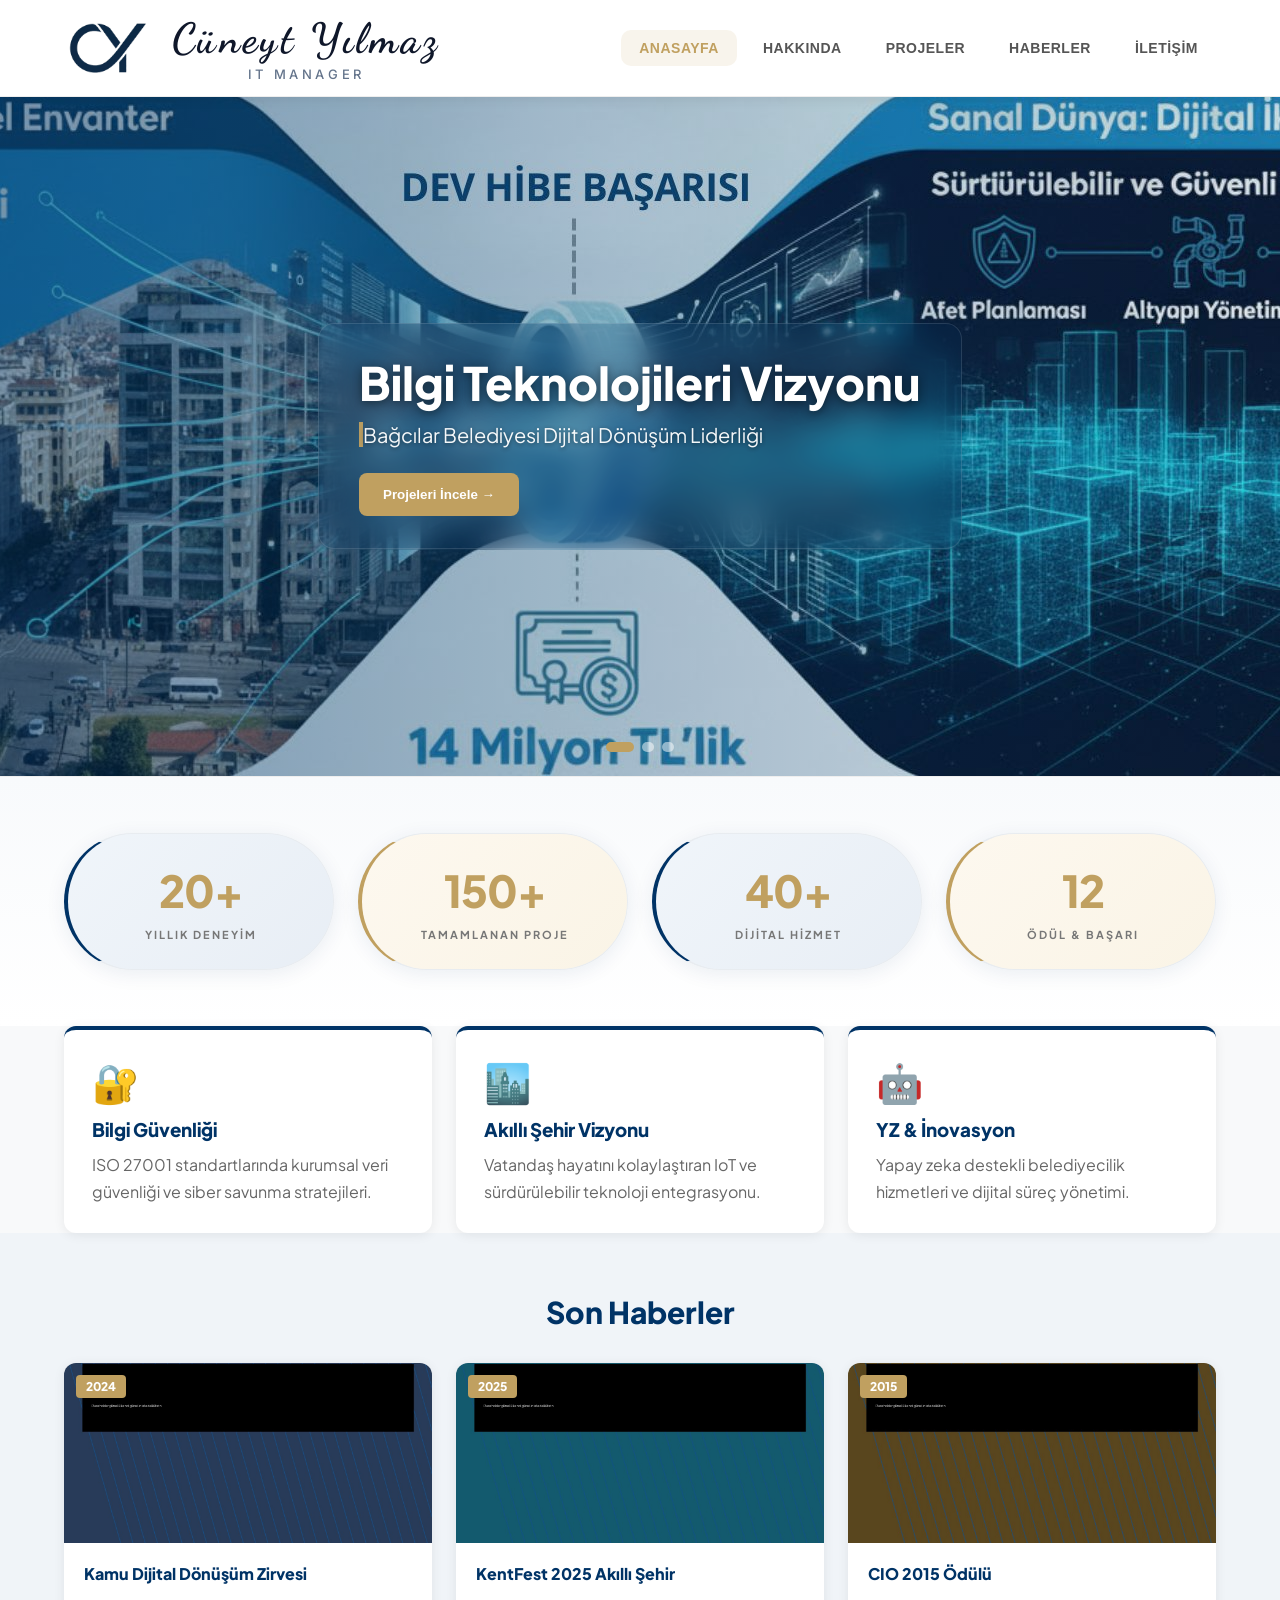
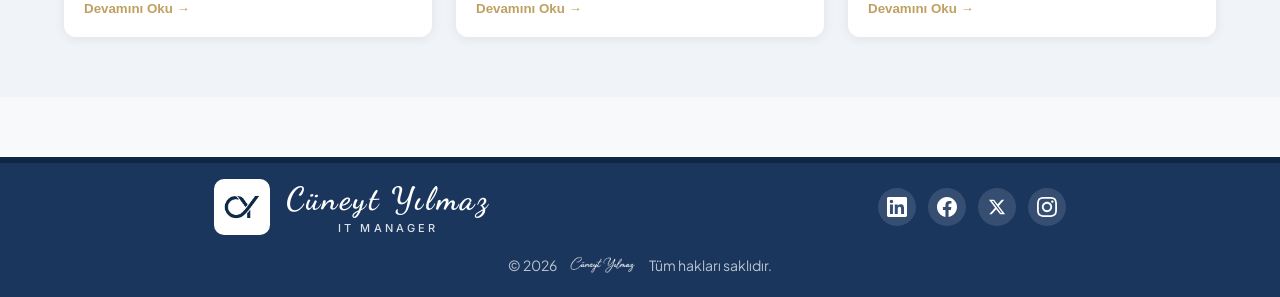
<file: index.html>
<!doctype html>
<html lang="tr">
<head>
  <meta charset="utf-8" />
  <meta name="viewport" content="width=device-width, initial-scale=1" />
  <title>Cüneyt YILMAZ | Kurumsal Site</title>
  <link rel="preconnect" href="https://fonts.googleapis.com" />
  <link rel="preconnect" href="https://fonts.gstatic.com" crossorigin />
  <link href="https://fonts.googleapis.com/css2?family=Plus+Jakarta+Sans:wght@400;500;600;700;800&family=Outfit:wght@500;600;700&family=Dancing+Script:wght@700&family=Inter:wght@500&display=swap" rel="stylesheet" />
  <link rel="stylesheet" href="assets/css/styles.css" />
</head>
<body>
  <header class="nav">
    <div class="container nav__inner">
      <a class="brand" href="#" data-nav="home" aria-label="Anasayfa">
        <img class="brand__logo" src="assets/img/logo3.png" alt="" />
        <div class="header-container">
          <h1 class="name-title">Cüneyt Yılmaz</h1>
          <p class="job-title">IT MANAGER</p>
        </div>
      </a>

      <nav class="menu" aria-label="Site menüsü">
        <button class="menu__toggle" type="button" aria-label="Menüyü aç/kapat">Menü</button>
        <div class="menu__items">
          <button class="menu__item is-active" data-nav="home">Anasayfa</button>
          <button class="menu__item" data-nav="about">Hakkında</button>
          <button class="menu__item" data-nav="projects">Projeler</button>
          <button class="menu__item" data-nav="news">Haberler</button>
          <button class="menu__item" data-nav="contact">İletişim</button>
        </div>
      </nav>
    </div>
  </header>

  <main>
    <!-- HOME -->
    <section id="home" class="page is-visible">
      <section class="hero" aria-label="Kurumsal banner">
        <div class="hero__slider" id="slider">
          <div class="hero__slide is-active" style="background-image:url('assets/img/slide-1.jpg');">
            <div class="hero__overlay"></div>
            <div class="hero__content-wrap">
            <div class="hero__content container">
              <h1 class="hero__title">Bilgi Teknolojileri Vizyonu</h1>
              <p class="hero__subtitle">Bağcılar Belediyesi Dijital Dönüşüm Liderliği</p>
              <div class="hero__actions">
                <button class="btn btn--gold" data-nav="projects">Projeleri İncele →</button>
              </div>
            </div>
            </div>
          </div>
          <div class="hero__slide" style="background-image:url('assets/img/slide-2.jpg');">
            <div class="hero__overlay"></div>
            <div class="hero__content-wrap">
            <div class="hero__content container">
              <h1 class="hero__title">Akıllı Şehir Çözümleri</h1>
              <p class="hero__subtitle">Geleceğin Şehirlerini Teknoloji ile İnşa Ediyoruz</p>
              <div class="hero__actions">
                <button class="btn btn--gold" data-nav="projects">Projeleri İncele →</button>
              </div>
            </div>
            </div>
          </div>
          <div class="hero__slide" style="background-image:url('assets/img/slide-3.jpg');">
            <div class="hero__overlay"></div>
            <div class="hero__content-wrap">
            <div class="hero__content container">
              <h1 class="hero__title">Siber Güvenlik ve Altyapı</h1>
              <p class="hero__subtitle">Kesintisiz ve Güvenli Belediye Hizmetleri</p>
              <div class="hero__actions">
                <button class="btn btn--gold" data-nav="projects">Projeleri İncele →</button>
              </div>
            </div>
            </div>
          </div>
        </div>
        <div class="hero__dots" aria-label="Slider kontrol">
          <button class="dot is-active" data-slide="0" aria-label="1. slayt"></button>
          <button class="dot" data-slide="1" aria-label="2. slayt"></button>
          <button class="dot" data-slide="2" aria-label="3. slayt"></button>
        </div>
      </section>

      <section class="stats" aria-label="Özet istatistikler">
        <div class="container stats__grid">
          <div class="stat-card stat-card--navy">
            <div class="stat-card__value">20+</div>
            <div class="stat-card__label">Yıllık Deneyim</div>
          </div>
          <div class="stat-card stat-card--gold">
            <div class="stat-card__value">150+</div>
            <div class="stat-card__label">Tamamlanan Proje</div>
          </div>
          <div class="stat-card stat-card--navy">
            <div class="stat-card__value">40+</div>
            <div class="stat-card__label">Dijital Hizmet</div>
          </div>
          <div class="stat-card stat-card--gold">
            <div class="stat-card__value">12</div>
            <div class="stat-card__label">Ödül & Başarı</div>
          </div>
        </div>
      </section>

      <section class="features" aria-label="Uzmanlık alanları">
        <div class="container">
          <div class="grid-3">
            <article class="card card--topline">
              <div class="card__icon">🔐</div>
              <h3 class="card__title">Bilgi Güvenliği</h3>
              <p class="card__text">ISO 27001 standartlarında kurumsal veri güvenliği ve siber savunma stratejileri.</p>
            </article>
            <article class="card card--topline">
              <div class="card__icon">🏙️</div>
              <h3 class="card__title">Akıllı Şehir Vizyonu</h3>
              <p class="card__text">Vatandaş hayatını kolaylaştıran IoT ve sürdürülebilir teknoloji entegrasyonu.</p>
            </article>
            <article class="card card--topline">
              <div class="card__icon">🤖</div>
              <h3 class="card__title">YZ & İnovasyon</h3>
              <p class="card__text">Yapay zeka destekli belediyecilik hizmetleri ve dijital süreç yönetimi.</p>
            </article>
          </div>
        </div>
      </section>

      <section class="latest" aria-label="Son haberler">
        <div class="container">
          <div class="section__head center">
            <h2 class="section__title">Son Haberler</h2>
          </div>
          <div class="grid-3">
            <article class="news">
              <div class="news__thumb" style="background-image:url('assets/img/news-1.jpg');">
                <span class="badge">2024</span>
              </div>
              <div class="news__body">
                <h3 class="news__title">Kamu Dijital Dönüşüm Zirvesi</h3>
                <button class="link" data-nav="news">Devamını Oku →</button>
              </div>
            </article>
            <article class="news">
              <div class="news__thumb" style="background-image:url('assets/img/news-2.jpg');">
                <span class="badge">2025</span>
              </div>
              <div class="news__body">
                <h3 class="news__title">KentFest 2025 Akıllı Şehir</h3>
                <button class="link" data-nav="news">Devamını Oku →</button>
              </div>
            </article>
            <article class="news">
              <div class="news__thumb" style="background-image:url('assets/img/news-3.jpg');">
                <span class="badge">2015</span>
              </div>
              <div class="news__body">
                <h3 class="news__title">CIO 2015 Ödülü</h3>
                <button class="link" data-nav="news">Devamını Oku →</button>
              </div>
            </article>
          </div>
        </div>
      </section>
    </section>

    <!-- ABOUT -->
    <section id="about" class="page about-page">
      <div class="about-hero">
        <div class="container">
          <h2 class="about-hero__title">Özgeçmiş</h2>
          <p class="about-hero__subtitle">Dijital dönüşüm ve akıllı şehirler alanında öncü lider</p>
        </div>
      </div>
      <div class="container page__pad">
        <div class="about">
          <aside class="about__side">
            <div class="about__photo-wrap">
              <img class="about__photo" src="assets/img/profile.jpeg" alt="Cüneyt YILMAZ" />
              <div class="about__photo-frame"></div>
            </div>
            <div class="about__badges">
              <div class="about__badge about__badge--navy">
                <span class="about__badge-label">Görev</span>
                <span class="about__badge-value">Bilgi İşlem Müdürü</span>
              </div>
              <div class="about__badge about__badge--gold">
                <span class="about__badge-label">Kurum</span>
                <span class="about__badge-value">Bağcılar Belediyesi</span>
              </div>
            </div>
          </aside>
          <article class="about__main">
            <div class="cv__profile-card">
              <h3 class="cv__section-label"><span class="cv__section-dot"></span>Kişisel Bilgiler &amp; Profil</h3>
              <p>1977 yılında Ankara'da doğmuştur. Kamu sektöründe dijital dönüşüm, yapay zekâ uygulamaları ve akıllı şehirler alanında uzmanlaşmış; yerel yönetimlerde kurumsal bilişim altyapıları, veri merkezi yönetimi, iş sürekliliği ve bilgi güvenliği alanlarında öncü çalışmalara liderlik etmektedir.</p>
              <p>Cüneyt Yılmaz, İstanbul Bağcılar Belediyesi'nde Bilgi İşlem Müdürü olarak görev yapmaktadır. Gerçekleştirdiği çalışmalar sayesinde yüksek kapasiteli veri merkezi altyapısı, iş sürekliliği sistemleri ve Güvenlik Operasyon Merkezi (SOC) ile belediyenin dijital hizmetlerinin 7/24 kesintisiz sunulmasını sağlamaktadır.</p>
              <p>"Dijital Vatandaşlık", "BAGBİ Chatbot", "Akıllı Başvuru Yönetimi" ve "Dijital Şehir İkizi" gibi projelerle birçok ulusal ve uluslararası platformda örnek gösterilmiştir. Türkiye Belediyeler Birliği Kent Teknolojileri Masası'nda eğitmenlik yapan Yılmaz, ayrıca Türk Standartları Enstitüsü (TSE) bünyesindeki MTC194 (Arşivler / Belge Yönetimi) ve MTC193 (Blokzincir Teknolojileri) ayna komitelerinde üye olarak görev almakta; kamu odaklı standart geliştirme süreçlerine katkı sunmaktadır.</p>
            </div>

            <div class="cv__block">
              <h3 class="cv__section-label"><span class="cv__section-icon">🎓</span>Eğitim Bilgileri</h3>
              <div class="cv__edu-grid">
                <div class="cv__edu-card">
                  <span class="cv__edu-year">2014</span>
                  <div class="cv__edu-school">Anadolu Üniversitesi</div>
                  <div class="cv__edu-dep">İktisat Fakültesi – Kamu Yönetimi</div>
                </div>
                <div class="cv__edu-card">
                  <span class="cv__edu-year">2001</span>
                  <div class="cv__edu-school">Bülent Ecevit Üniversitesi</div>
                  <div class="cv__edu-dep">Mühendislik Fakültesi – Maden Mühendisliği</div>
                </div>
              </div>
            </div>

            <div class="cv__block">
              <h3 class="cv__section-label"><span class="cv__section-icon">💼</span>Mesleki Deneyim</h3>
              <div class="cv__timeline">
                <div class="cv__timeline-item">
                  <div class="cv__timeline-dot"></div>
                  <div class="cv__timeline-content">
                    <div class="cv__timeline-header">
                      <span class="cv__timeline-title">Bilgi İşlem Müdürü</span>
                      <span class="cv__timeline-badge">Ocak 2014 – Günümüz</span>
                    </div>
                    <div class="cv__timeline-org">Bağcılar Belediyesi</div>
                    <ul class="cv__timeline-list">
                      <li>WebMIS Projesi yöneticiliği – web tabanlı ve süreç odaklı Yönetim Bilgi Sistemleri</li>
                      <li>EBYS entegre, iş zekâsı bileşenli yeni nesil YBS hayata geçirilmesi</li>
                      <li>Veri merkezi, iş sürekliliği ve SOC ile 7/24 kesintisiz dijital hizmet liderliği</li>
                      <li>IDG ve Dünya Gazetesi CIO 2015 Ödülü</li>
                    </ul>
                  </div>
                </div>
                <div class="cv__timeline-item">
                  <div class="cv__timeline-dot"></div>
                  <div class="cv__timeline-content">
                    <div class="cv__timeline-header">
                      <span class="cv__timeline-title">Mühendis / Proje Yöneticisi</span>
                      <span class="cv__timeline-badge">2005 – 2014</span>
                    </div>
                    <div class="cv__timeline-org">Bağcılar Belediyesi</div>
                    <ul class="cv__timeline-list">
                      <li>İSMEP Projesi kapsamında (2007–2011) proje yöneticiliği – İPKB</li>
                      <li>e‑Dönüşüm: kurumsal süreç dijitalleştirme ve dijital arşiv projeleri</li>
                    </ul>
                  </div>
                </div>
              </div>
            </div>

            <div class="cv__block cv__block--accent">
              <h3 class="cv__section-label cv__section-label--light"><span class="cv__section-icon">⭐</span>Öne Çıkan Projeler</h3>
              <ul class="cv__project-list">
                <li class="cv__project-item">
                  <span class="cv__project-name">Dijital Vatandaşlık Projesi</span>
                  <span class="cv__project-desc">Vatandaşların dijital kimlik ve e-devlet hizmetlerine erişimini kolaylaştıran uygulama.</span>
                </li>
                <li class="cv__project-item">
                  <span class="cv__project-name">BAGBİ – Yapay Zekâ Destekli Chatbot</span>
                  <span class="cv__project-desc">7/24 vatandaş sorularına cevap veren yapay zeka destekli belediye hizmet asistanı.</span>
                </li>
                <li class="cv__project-item">
                  <span class="cv__project-name">Yapay Zekâ Destekli Akıllı Başvuru Yönetimi Sistemi</span>
                  <span class="cv__project-desc">Başvuruların otomatik yönlendirilmesi ve takibini sağlayan YZ tabanlı sistem.</span>
                </li>
                <li class="cv__project-item">
                  <span class="cv__project-name">Bağcılar'da Güvenli İnternet Bağlantısı – 3B Projesi</span>
                  <span class="cv__project-desc">İlçe genelinde güvenli ve kesintisiz internet altyapısı.</span>
                </li>
                <li class="cv__project-item">
                  <span class="cv__project-name">Dijital Şehir İkizi: Sürdürülebilir Şehir Yönetimi</span>
                  <span class="cv__project-desc">Şehir verilerinin sanal ortamda modellenmesi ile akıllı karar destek sistemi.</span>
                </li>
              </ul>
              <p class="cv__note">Bu projeler, ulusal ve uluslararası platformlarda iyi uygulama örneği olarak gösterilmiştir.</p>
            </div>

            <div class="cv__block cv__block--awards">
              <h3 class="cv__section-label cv__section-label--light"><span class="cv__section-icon">🏆</span>Ödüller &amp; Başarılar</h3>
              <ul class="cv__award-list">
                <li class="cv__award-item">
                  <span class="cv__award-name">CIO 2015 Ödülü – IDG &amp; Dünya Gazetesi</span>
                  <span class="cv__award-desc">Kurumsal BT yönetimi ve dijital dönüşüm projelerindeki başarıları nedeniyle verilen prestijli ödül.</span>
                </li>
                <li class="cv__award-item">
                  <span class="cv__award-name">IDC Türkiye CIO Ödülleri</span>
                  <span class="cv__award-desc">Bilişim alanında stratejik liderlik ve yenilikçi projeler için uluslararası IDC tarafından verilen ödül.</span>
                </li>
                <li class="cv__award-item">
                  <span class="cv__award-name">Stevie MENA Awards</span>
                  <span class="cv__award-desc">Orta Doğu ve Kuzey Afrika bölgesinde iş dünyası mükemmelliğini ödüllendiren uluslararası platform.</span>
                </li>
                <li class="cv__award-item">
                  <span class="cv__award-name">Türkiye Bilişim Ödülleri</span>
                  <span class="cv__award-desc">Türkiye'de bilişim sektöründe öne çıkan proje ve kişilerin değerlendirildiği ödül programı.</span>
                </li>
                <li class="cv__award-item">
                  <span class="cv__award-name">Türkiye Bilişim Derneği Ödülleri</span>
                  <span class="cv__award-desc">TBD tarafından bilişim alanında katkı sağlayan kurum ve bireylere verilen ödül.</span>
                </li>
                <li class="cv__award-item">
                  <span class="cv__award-name">Future of AI &amp; Cloud</span>
                  <span class="cv__award-desc">Yapay zeka ve bulut teknolojilerindeki yenilikçi uygulamaların ödüllendirildiği platform.</span>
                </li>
                <li class="cv__award-item">
                  <span class="cv__award-name">Kamuda Bilişimle Dönüşüm Ödülleri</span>
                  <span class="cv__award-desc">Kamu kurumlarında dijital dönüşüm ve bilişim projelerindeki başarıları ödüllendiren program.</span>
                </li>
              </ul>
            </div>

            <div class="cv__block">
              <h3 class="cv__section-label"><span class="cv__section-icon">📚</span>Akademik &amp; Mesleki Katkılar</h3>
              <div class="cv__academic-grid">
                <div class="cv__academic-card">
                  <div class="cv__academic-icon">📖</div>
                  <h4 class="cv__academic-title">Kamuda Yapay Zekâ Uygulamaları Rehberi</h4>
                  <p class="cv__academic-text">Yerel Yönetimler ve Vaka Çalışması: BAGBİ Yapay Zekâ Destekli Chatbot başlıklarında katkı sağlamıştır.</p>
                </div>
                <div class="cv__academic-card">
                  <div class="cv__academic-icon">🌐</div>
                  <h4 class="cv__academic-title">Uluslararası Yayın</h4>
                  <p class="cv__academic-text"><em>Stakeholder Participation in Disaster Risk Management: The Case of Provincial Disaster Risk Reduction Plan (IRAP) of Istanbul</em>, International Journal of Disaster Risk Reduction, Mayıs 2025, DOI: 10.1016/j.ijdrr.2025.105570</p>
                </div>
              </div>
            </div>
          </article>
        </div>
      </div>
    </section>

    <!-- PROJECTS -->
    <section id="projects" class="page">
      <div class="container page__pad">
        <div class="section__head center">
          <h2 class="section__title">Stratejik Projeler</h2>
          <p class="section__desc">Bağcılar Belediyesi bünyesinde hayata geçirilen dijital dönüşüm ve altyapı çalışmaları.</p>
        </div>
        <div class="grid-3">
          <article class="card card--topline"><div class="card__icon">👤</div><h3 class="card__title">Dijital Vatandaşlık Projesi</h3><p class="card__text">Ulusal ve uluslararası platformlarda örnek gösterilen dijital vatandaşlık uygulaması.</p></article>
          <article class="card card--topline"><div class="card__icon">🤖</div><h3 class="card__title">BAGBİ – Yapay Zekâ Destekli Chatbot</h3><p class="card__text">Vatandaş odaklı yapay zeka destekli belediye hizmet asistanı.</p></article>
          <article class="card card--topline"><div class="card__icon">📋</div><h3 class="card__title">Yapay Zekâ Destekli Akıllı Başvuru Yönetimi</h3><p class="card__text">YZ destekli akıllı başvuru yönetim sistemi.</p></article>
          <article class="card card--topline"><div class="card__icon">🔒</div><h3 class="card__title">Bağcılar'da Güvenli İnternet – 3B Projesi</h3><p class="card__text">Güvenli internet bağlantısı altyapısı.</p></article>
          <article class="card card--topline"><div class="card__icon">🏙️</div><h3 class="card__title">Dijital Şehir İkizi</h3><p class="card__text">Sürdürülebilir şehir yönetimi için dijital şehir ikizi projesi.</p></article>
          <article class="card card--topline"><div class="card__icon">🖥️</div><h3 class="card__title">Kurumsal Veri Merkezi &amp; SOC</h3><p class="card__text">Yüksek kapasiteli veri merkezi altyapısı ve Güvenlik Operasyon Merkezi ile 7/24 kesintisiz hizmet.</p></article>
        </div>
      </div>
    </section>

    <!-- NEWS -->
    <section id="news" class="page">
      <div class="container page__pad">
        <div class="section__head center">
          <h2 class="section__title">Haberler & Etkinlikler</h2>
          <p class="section__desc">Seçilmiş etkinlikler ve duyurular.</p>
        </div>
        <div class="grid-3">
          <article class="news news--big">
            <div class="news__thumb" style="background-image:url('assets/img/news-1.jpg');"><span class="badge">2024</span></div>
            <div class="news__body"><h3 class="news__title">Kamu Dijital Dönüşüm Zirvesi</h3><p class="news__text">Kamu kurumlarında dijitalleşme, veri yönetimi ve güvenlik başlıklarında güncel yaklaşımlar.</p></div>
          </article>
          <article class="news news--big">
            <div class="news__thumb" style="background-image:url('assets/img/news-2.jpg');"><span class="badge">2025</span></div>
            <div class="news__body"><h3 class="news__title">KentFest 2025 Akıllı Şehir</h3><p class="news__text">Akıllı şehir uygulamaları, şehir içi hizmetlerde teknoloji kullanımı ve sürdürülebilirlik.</p></div>
          </article>
          <article class="news news--big">
            <div class="news__thumb" style="background-image:url('assets/img/news-3.jpg');"><span class="badge">2015</span></div>
            <div class="news__body"><h3 class="news__title">CIO 2015 Ödülü</h3><p class="news__text">Kurumsal BT yönetimi ve dönüşüm projeleri kapsamında elde edilen başarıların yansıması.</p></div>
          </article>
        </div>
      </div>
    </section>

    <!-- CONTACT -->
    <section id="contact" class="page">
      <div class="container page__pad">
        <div class="section__head center contact__head">
          <h2 class="section__title">İletişime Geçin</h2>
          <p class="section__desc">Sorularınız için bize ulaşın</p>
        </div>
        <div class="contact contact--row">
          <div class="contact__left">
            <div class="contact__item">
              <span class="ci">📍</span>
              <span>Güneşli Mah. Mahmutbey Cad. No: 97<br/>Bağcılar/İSTANBUL</span>
            </div>
            <div class="contact__item">
              <span class="ci">✉️</span>
              <a href="mailto:cuneyt.yilmaz@bagcilar.bel.tr" class="contact__link">cuneyt.yilmaz@bagcilar.bel.tr</a>
            </div>
            <div class="contact__item">
              <span class="ci">📞</span>
              <a href="tel:4440092" class="contact__link">444 00 92</a>
            </div>
            <div class="contact__social" aria-label="Sosyal medya">
              <a class="contact__social-btn" href="https://www.linkedin.com/in/cnytyilmaz/" aria-label="LinkedIn" target="_blank" rel="noopener"><svg width="20" height="20" viewBox="0 0 24 24" fill="currentColor"><path d="M20.447 20.452h-3.554v-5.569c0-1.328-.027-3.037-1.852-3.037-1.853 0-2.136 1.445-2.136 2.939v5.667H9.351V9h3.414v1.561h.046c.477-.9 1.637-1.85 3.37-1.85 3.601 0 4.267 2.37 4.267 5.455v6.286zM5.337 7.433c-1.144 0-2.063-.926-2.063-2.065 0-1.138.92-2.063 2.063-2.063 1.14 0 2.064.925 2.064 2.063 0 1.139-.925 2.065-2.064 2.065zm1.782 13.019H3.555V9h3.564v11.452zM22.225 0H1.771C.792 0 0 .774 0 1.729v20.542C0 23.227.792 24 1.771 24h20.451C23.2 24 24 23.227 24 22.271V1.729C24 .774 23.2 0 22.222 0h.003z"/></svg></a>
              <a class="contact__social-btn" href="https://www.facebook.com/cuneyt.y.lmaz.551764" aria-label="Facebook" target="_blank" rel="noopener"><svg width="20" height="20" viewBox="0 0 24 24" fill="currentColor"><path d="M24 12.073c0-6.627-5.373-12-12-12s-12 5.373-12 12c0 5.99 4.388 10.954 10.125 11.854v-8.385H7.078v-3.47h3.047V9.43c0-3.007 1.792-4.669 4.533-4.669 1.312 0 2.686.235 2.686.235v2.953H15.83c-1.491 0-1.956.925-1.956 1.874v2.25h3.328l-.532 3.47h-2.796v8.385C19.612 23.027 24 18.062 24 12.073z"/></svg></a>
              <a class="contact__social-btn" href="https://www.instagram.com/cuneytyilmazeng/" aria-label="Instagram" target="_blank" rel="noopener"><svg width="20" height="20" viewBox="0 0 24 24" fill="currentColor"><path d="M12 2.163c3.204 0 3.584.012 4.85.07 3.252.148 4.771 1.691 4.919 4.919.058 1.265.069 1.645.069 4.849 0 3.205-.012 3.584-.069 4.849-.149 3.225-1.664 4.771-4.919 4.919-1.266.058-1.644.07-4.85.07-3.204 0-3.584-.012-4.849-.07-3.26-.149-4.771-1.699-4.919-4.92-.058-1.265-.07-1.644-.07-4.849 0-3.204.013-3.583.07-4.849.149-3.227 1.664-4.771 4.919-4.919 1.266-.057 1.645-.069 4.849-.069zm0-2.163c-3.259 0-3.667.014-4.947.072-4.358.2-6.78 2.618-6.98 6.98-.059 1.281-.073 1.689-.073 4.948 0 3.259.014 3.668.072 4.948.2 4.358 2.618 6.78 6.98 6.98 1.281.058 1.689.072 4.948.072 3.259 0 3.668-.014 4.948-.072 4.354-.2 6.782-2.618 6.979-6.98.059-1.28.073-1.689.073-4.948 0-3.259-.014-3.667-.072-4.947-.196-4.354-2.617-6.78-6.979-6.98-1.281-.059-1.69-.073-4.949-.073zm0 5.838c-3.403 0-6.162 2.759-6.162 6.162s2.759 6.163 6.162 6.163 6.162-2.759 6.162-6.163c0-3.403-2.759-6.162-6.162-6.162zm0 10.162c-2.209 0-4-1.79-4-4 0-2.209 1.791-4 4-4s4 1.791 4 4c0 2.21-1.791 4-4 4zm6.406-11.845c-.796 0-1.441.645-1.441 1.44s.645 1.44 1.441 1.44c.795 0 1.439-.645 1.439-1.44s-.644-1.44-1.439-1.44z"/></svg></a>
            </div>
          </div>
          <div class="contact__right">
            <form class="form" onsubmit="return false;">
              <input class="input" placeholder="Adınız Soyadınız" />
              <input class="input" placeholder="E-posta Adresiniz" />
              <textarea class="input" rows="5" placeholder="Mesajınız"></textarea>
              <button class="btn btn--gold" type="submit">Gönder</button>
              <p class="muted">Not: Bu demo form gönderimi pasiftir.</p>
            </form>
          </div>
          <div class="contact__map">
          <iframe src="https://www.openstreetmap.org/export/embed.html?bbox=28.848%2C41.028%2C28.868%2C41.042&layer=mapnik&marker=41.035%2C28.858" width="100%" height="260" style="border:0;border-radius:12px;" loading="lazy" title="Bağcılar Belediyesi Konum"></iframe>
          <a class="contact__map-link" href="https://www.google.com/maps/search/G%C3%BCne%C5%9Fli+Mah.+Mahmutbey+Cad.+No+97+Ba%C4%9Fc%C4%B1lar+%C4%B0stanbul" target="_blank" rel="noopener">Google Maps'te aç →</a>
          </div>
        </div>
      </div>
    </section>
  </main>

  <footer class="footer">
    <div class="footer__top-bar"></div>
    <div class="container footer__inner">
      <div class="footer__row">
        <div class="footer__brand">
          <div class="footer__logo-box">
            <img class="footer__logo" src="assets/img/logo3.png" alt="" />
          </div>
          <div class="footer__info header-container">
            <h2 class="name-title footer__name">Cüneyt Yılmaz</h2>
            <p class="job-title footer__job">IT MANAGER</p>
          </div>
        </div>
        <div class="social" aria-label="Sosyal medya">
        <a class="social__btn" href="https://www.linkedin.com/in/cnytyilmaz/" aria-label="LinkedIn" target="_blank" rel="noopener">
          <svg class="social__icon" width="20" height="20" viewBox="0 0 24 24" fill="currentColor" aria-hidden="true"><path d="M20.447 20.452h-3.554v-5.569c0-1.328-.027-3.037-1.852-3.037-1.853 0-2.136 1.445-2.136 2.939v5.667H9.351V9h3.414v1.561h.046c.477-.9 1.637-1.85 3.37-1.85 3.601 0 4.267 2.37 4.267 5.455v6.286zM5.337 7.433c-1.144 0-2.063-.926-2.063-2.065 0-1.138.92-2.063 2.063-2.063 1.14 0 2.064.925 2.064 2.063 0 1.139-.925 2.065-2.064 2.065zm1.782 13.019H3.555V9h3.564v11.452zM22.225 0H1.771C.792 0 0 .774 0 1.729v20.542C0 23.227.792 24 1.771 24h20.451C23.2 24 24 23.227 24 22.271V1.729C24 .774 23.2 0 22.222 0h.003z"/></svg>
        </a>
        <a class="social__btn" href="https://www.facebook.com/cuneyt.y.lmaz.551764" aria-label="Facebook" target="_blank" rel="noopener">
          <svg class="social__icon" width="20" height="20" viewBox="0 0 24 24" fill="currentColor" aria-hidden="true"><path d="M24 12.073c0-6.627-5.373-12-12-12s-12 5.373-12 12c0 5.99 4.388 10.954 10.125 11.854v-8.385H7.078v-3.47h3.047V9.43c0-3.007 1.792-4.669 4.533-4.669 1.312 0 2.686.235 2.686.235v2.953H15.83c-1.491 0-1.956.925-1.956 1.874v2.25h3.328l-.532 3.47h-2.796v8.385C19.612 23.027 24 18.062 24 12.073z"/></svg>
        </a>
        <a class="social__btn" href="#" aria-label="X (Twitter)" target="_blank" rel="noopener">
          <svg class="social__icon" width="18" height="18" viewBox="0 0 24 24" fill="currentColor" aria-hidden="true"><path d="M18.244 2.25h3.308l-7.227 8.26 8.502 11.24H16.17l-5.214-6.817L4.99 21.75H1.68l7.73-8.835L1.254 2.25H8.08l4.713 6.231zm-1.161 17.52h1.833L7.084 4.126H5.117z"/></svg>
        </a>
        <a class="social__btn" href="https://www.instagram.com/cuneytyilmazeng/" aria-label="Instagram" target="_blank" rel="noopener">
          <svg class="social__icon" width="20" height="20" viewBox="0 0 24 24" fill="currentColor" aria-hidden="true"><path d="M12 2.163c3.204 0 3.584.012 4.85.07 3.252.148 4.771 1.691 4.919 4.919.058 1.265.069 1.645.069 4.849 0 3.205-.012 3.584-.069 4.849-.149 3.225-1.664 4.771-4.919 4.919-1.266.058-1.644.07-4.85.07-3.204 0-3.584-.012-4.849-.07-3.26-.149-4.771-1.699-4.919-4.92-.058-1.265-.07-1.644-.07-4.849 0-3.204.013-3.583.07-4.849.149-3.227 1.664-4.771 4.919-4.919 1.266-.057 1.645-.069 4.849-.069zm0-2.163c-3.259 0-3.667.014-4.947.072-4.358.2-6.78 2.618-6.98 6.98-.059 1.281-.073 1.689-.073 4.948 0 3.259.014 3.668.072 4.948.2 4.358 2.618 6.78 6.98 6.98 1.281.058 1.689.072 4.948.072 3.259 0 3.668-.014 4.948-.072 4.354-.2 6.782-2.618 6.979-6.98.059-1.28.073-1.689.073-4.948 0-3.259-.014-3.667-.072-4.947-.196-4.354-2.617-6.78-6.979-6.98-1.281-.059-1.69-.073-4.949-.073zm0 5.838c-3.403 0-6.162 2.759-6.162 6.162s2.759 6.163 6.162 6.163 6.162-2.759 6.162-6.163c0-3.403-2.759-6.162-6.162-6.162zm0 10.162c-2.209 0-4-1.79-4-4 0-2.209 1.791-4 4-4s4 1.791 4 4c0 2.21-1.791 4-4 4zm6.406-11.845c-.796 0-1.441.645-1.441 1.44s.645 1.44 1.441 1.44c.795 0 1.439-.645 1.439-1.44s-.644-1.44-1.439-1.44z"/></svg>
        </a>
      </div>
      </div>
      <p class="footer__copy"><span>© 2026</span> <img src="assets/img/imza_1.png" alt="Cüneyt YILMAZ" class="footer__copy-imza" /> <span>Tüm hakları saklıdır.</span></p>
    </div>
  </footer>

  <script src="assets/js/main.js"></script>
</body>
</html>
</file>
<file: assets/css/styles.css>
/* Corporate Navy + Gold */
:root{
  --navy:#003366;
  --navy-2:#001a33;
  --gold:#c0a060;
  --bg:#f8f9fa;
  --text:#333;
  --muted:#777;
  --card:#fff;
  --shadow:0 8px 32px rgba(0,0,0,.12);
}
*{box-sizing:border-box}
html,body{margin:0;padding:0;font-family:'Plus Jakarta Sans',system-ui,-apple-system,sans-serif;color:var(--text);background:var(--bg);min-height:100vh;display:flex;flex-direction:column}
.container{max-width:1200px;margin:0 auto;padding:0 24px}

.nav{position:fixed;top:0;left:0;right:0;z-index:50;background:#fff;box-shadow:0 2px 12px rgba(0,0,0,.08);border-bottom:1px solid #eee}
.nav__inner{height:96px;display:flex;align-items:center;justify-content:space-between;gap:16px}
.brand{display:flex;align-items:center;gap:20px;text-decoration:none;color:inherit}
.brand__logo{height:88px;width:auto;display:block;object-fit:contain}
.header-container{display:flex;flex-direction:column;gap:2px;align-items:flex-start}
.name-title{font-family:'Dancing Script',cursive;font-weight:700;font-size:42px;color:#0f172a;margin:0;line-height:1.2;letter-spacing:.08em}
.job-title{font-family:'Inter',sans-serif;font-weight:500;font-size:13px;color:#64748b;margin:0;letter-spacing:.28em;text-transform:uppercase;align-self:center}

.menu{display:flex;align-items:center;gap:16px}
.menu__toggle{display:none}
.menu__items{display:flex;gap:8px}
.menu__item{background:none;border:none;cursor:pointer;font-size:14px;font-weight:600;letter-spacing:0.5px;text-transform:uppercase;color:#555;padding:10px 18px;border-radius:10px;transition:all .25s ease}
.menu__item:hover{color:var(--navy);background:rgba(0,51,102,.06)}
.menu__item.is-active{color:var(--gold);background:rgba(192,160,96,.12);font-weight:700}

main{padding-top:96px;flex:1}
.page{display:none}
.page.is-visible{display:block}
.page__pad{padding:60px 0}

.hero{position:relative;min-height:510px;height:680px;overflow:hidden;background:var(--navy-2);display:flex;align-items:center;width:100%}
.hero__slider{height:100%;position:relative;width:100%}
.hero__slide{position:absolute;inset:0;opacity:0;transition:opacity 1s ease;background-size:cover;background-position:60% center;background-repeat:no-repeat}
.hero__slide.is-active{opacity:1}
.hero__overlay{position:absolute;inset:0;background:linear-gradient(to right, rgba(0,51,102,.5), rgba(0,51,102,.1));pointer-events:none}
.hero__content-wrap{position:relative;height:100%;display:flex;align-items:center;padding:0 24px}
.hero__content{position:relative;display:flex;flex-direction:column;justify-content:center;max-width:1200px;padding:32px 40px;background:rgba(0,51,102,.15);border-radius:16px;backdrop-filter:blur(16px);-webkit-backdrop-filter:blur(16px);border:1px solid rgba(255,255,255,.12)}
.hero__title{color:#fff;font-size:46px;line-height:1.15;margin:0 0 14px;font-weight:900;text-shadow:0 2px 8px rgba(0,0,0,.4),0 0 24px rgba(0,0,0,.3)}
.hero__subtitle{color:#fff;font-size:20px;margin:0 0 26px;border-left:4px solid var(--gold);padding-left:16;max-width:720px;text-shadow:0 1px 4px rgba(0,0,0,.5);opacity:.95}
.hero__actions{display:flex;gap:12px}
.hero__dots{position:absolute;bottom:24px;left:50%;transform:translateX(-50%);display:flex;gap:8px;z-index:5}
.dot{width:10px;height:10px;border-radius:999px;border:none;background:rgba(255,255,255,.5);cursor:pointer;transition:all .25s}
.dot.is-active{width:28px;background:var(--gold)}

.btn{border:none;border-radius:8px;padding:14px 24px;font-weight:800;cursor:pointer}
.btn--gold{background:var(--gold);color:#fff}

.stats{background:linear-gradient(180deg,#f8fafc 0%,#fff 100%);padding:56px 0;border-top:1px solid #eee}
.stats__grid{display:grid;grid-template-columns:repeat(4,1fr);gap:24px;text-align:center}
.stat-card{border-radius:999px;padding:28px 40px;transition:transform .3s,box-shadow .3s;position:relative;overflow:visible;border:1px solid #e8ecf0}
.stat-card--navy{background:linear-gradient(135deg,#f0f5fa 0%,#e8eef5 100%);box-shadow:0 4px 20px rgba(0,51,102,.08);border-left:4px solid var(--navy)}
.stat-card--gold{background:linear-gradient(135deg,#fdf8ef 0%,#faf4e6 100%);box-shadow:0 4px 20px rgba(0,51,102,.08);border-left:4px solid var(--gold)}
.stat-card:hover{transform:translateY(-6px);box-shadow:0 12px 32px rgba(0,51,102,.12)}
.stat-card__value{color:var(--gold);font-size:44px;font-weight:900;margin-bottom:10px;letter-spacing:-1px}
.stat-card--gold .stat-card__value{color:var(--gold)}
.stat-card__label{color:var(--muted);letter-spacing:2px;text-transform:uppercase;font-size:11px;font-weight:700}
.stat-card--gold .stat-card__label{color:var(--muted)}

.section__head{margin-bottom:32px}
.section__head.center{text-align:center}
.section__title{color:var(--navy);font-size:30px;margin:0 0 10px;font-weight:900}
.section__desc{color:#888;margin:0 auto;max-width:680px;line-height:1.7}

.grid-3{display:grid;grid-template-columns:repeat(3,1fr);gap:24px}
.grid-2{display:grid;grid-template-columns:repeat(2,1fr);gap:16px}

.card{background:var(--card);border-radius:12px;padding:28px;box-shadow:0 2px 12px rgba(0,0,0,.07)}
.card--topline{border-top:4px solid var(--navy)}
.card__icon{font-size:38px;margin-bottom:12px}
.card__title{margin:0 0 10px;color:var(--navy);font-weight:900}
.card__text{margin:0;color:#666;line-height:1.7}

.latest{background:#f0f4f8;padding:60px 0}
.news{background:#fff;border-radius:12px;overflow:hidden;box-shadow:0 2px 12px rgba(0,0,0,.07)}
.news--big{border-radius:16px;box-shadow:0 4px 20px rgba(0,0,0,.09)}
.news__thumb{height:180px;background-size:cover;background-position:center;position:relative}
.news--big .news__thumb{height:220px}
.badge{position:absolute;top:12px;left:12px;background:var(--gold);color:#fff;padding:4px 10px;border-radius:4px;font-weight:800;font-size:12px}
.news__body{padding:20px}
.news__title{margin:0 0 12px;color:var(--navy);font-weight:900;font-size:16px}
.news--big .news__title{font-size:18px}
.news__text{margin:0;color:#666;line-height:1.7;font-size:14px}
.link{background:none;border:none;color:var(--gold);font-weight:900;cursor:pointer;padding:0}

.about-page{background:linear-gradient(180deg,#f0f4f8 0%,var(--bg) 20%)}
.about-hero{background:linear-gradient(135deg,var(--navy) 0%,#004080 50%,#003366 100%);padding:48px 0 40px;margin-bottom:-20px;position:relative;overflow:hidden}
.about-hero::before{content:'';position:absolute;inset:0;background:url("data:image/svg+xml,%3Csvg width='60' height='60' viewBox='0 0 60 60' xmlns='http://www.w3.org/2000/svg'%3E%3Cg fill='none' fill-rule='evenodd'%3E%3Cg fill='%23ffffff' fill-opacity='0.03'%3E%3Cpath d='M36 34v-4h-2v4h-4v2h4v4h2v-4h4v-2h-4zm0-30V0h-2v4h-4v2h4v4h2V6h4V4h-4zM6 34v-4H4v4H0v2h4v4h2v-4h4v-2H6zM6 4V0H4v4H0v2h4v4h2V6h4V4H6z'/%3E%3C/g%3E%3C/g%3E%3C/svg%3E");opacity:.5}
.about-hero__title{color:#fff;font-size:38px;font-weight:800;margin:0 0 8px;letter-spacing:-.5px}
.about-hero__subtitle{color:rgba(255,255,255,.8);font-size:16px;margin:0;font-weight:500}

.about{display:grid;grid-template-columns:340px 1fr;gap:56px;align-items:start}
.about__side{position:sticky;top:100px}
.about__photo-wrap{position:relative;margin-bottom:24px}
.about__photo{width:100%;border-radius:20px;display:block;aspect-ratio:3/4;object-fit:cover;box-shadow:0 24px 48px rgba(0,51,102,.2)}
.about__photo-frame{position:absolute;inset:-8px;border:3px solid var(--gold);border-radius:24px;opacity:.4;pointer-events:none}
.about__badges{display:flex;flex-direction:column;gap:12px}
.about__badge{background:#fff;border-radius:14px;padding:18px 20px;box-shadow:0 4px 20px rgba(0,0,0,.08);border-left:4px solid var(--navy);transition:transform .2s,box-shadow .2s}
.about__badge:hover{transform:translateX(4px);box-shadow:0 8px 28px rgba(0,51,102,.12)}
.about__badge--gold{border-left-color:var(--gold)}
.about__badge-label{display:block;font-size:11px;color:#999;font-weight:700;text-transform:uppercase;letter-spacing:1.5px;margin-bottom:6px}
.about__badge-value{font-weight:800;color:var(--navy);font-size:15px}

.pill{margin-top:16px;background:#fff;border-radius:10px;padding:16px;box-shadow:0 2px 8px rgba(0,0,0,.06);border-left:4px solid var(--navy)}
.pill--gold{border-left-color:var(--gold)}
.pill__k{font-size:11px;color:#999;text-transform:uppercase;font-weight:900}
.pill__v{color:var(--navy);font-weight:900;margin-top:6px}
.h2{font-size:36px;color:var(--navy);margin:0 0 8px;font-weight:900}
.h2--white{color:#fff}
.rule{width:60px;height:4px;background:var(--gold);margin:0 0 26px}
.mt{margin-top:24px}
.info{border-radius:12px;padding:20px}
.info--navy{background:var(--navy);color:#fff}
.info--light{background:#f0f4f8}
.info__t{font-weight:900;margin-bottom:8px}
.info--light .info__t{color:var(--navy)}
.info__v{opacity:.92;line-height:1.6}
.info--light .info__v{color:#555;opacity:1}

.cv__profile-card{background:#fff;border-radius:20px;padding:32px;box-shadow:0 4px 24px rgba(0,0,0,.06);border:1px solid #e8ecf0;margin-bottom:32px}
.cv__profile-card p{margin:0 0 16px;line-height:1.8;color:#444}
.cv__profile-card p:last-child{margin-bottom:0}

.cv__block{margin-top:40px;padding-top:32px;border-top:1px solid #e8ecf0}
.cv__block:first-of-type{margin-top:32px;padding-top:0;border-top:none}
.cv__section-label{font-size:22px;color:var(--navy);font-weight:800;margin:0 0 20px;display:flex;align-items:center;gap:12px;letter-spacing:-.3px}
.cv__section-label:not(.cv__section-label--light){justify-content:flex-start;text-align:left;transform:skewX(-5deg)}
.cv__section-dot{width:6px;height:6px;background:var(--gold);border-radius:50%;display:inline-block}
.cv__section-icon{font-size:24px}
.cv__section-label--light{color:#fff;margin:0 0 18px}
.cv__section-label--light .cv__section-dot{background:rgba(255,255,255,.9)}
.cv__block--accent,.cv__block--awards{background:linear-gradient(135deg,#2d5a8f 0%,#3d6ea5 50%,#2d5a8f 100%);border-radius:24px;padding:32px;margin-top:40px;border:none;box-shadow:0 8px 32px rgba(45,90,143,.25)}
.cv__block--accent .cv__note,.cv__block--awards .cv__note{color:rgba(255,255,255,.9);margin:20px 0 0;font-size:14px}
.cv__project-list{list-style:none;margin:0;padding:0;display:grid;grid-template-columns:repeat(2,1fr);gap:20px}
.cv__project-item{display:flex;flex-direction:column;gap:8px;padding:20px 24px;background:linear-gradient(165deg,#ffffff 0%,#f8fafc 50%,#f1f5f9 100%);border-radius:18px;border:1px solid rgba(255,255,255,.8);box-shadow:0 4px 24px rgba(0,51,102,.08),0 2px 8px rgba(0,0,0,.04),inset 0 1px 0 rgba(255,255,255,.9);transition:transform .25s ease,box-shadow .25s ease}
.cv__project-item:hover{transform:translateY(-3px);box-shadow:0 16px 40px rgba(0,51,102,.12),0 6px 16px rgba(0,0,0,.06),inset 0 1px 0 rgba(255,255,255,.95)}
.cv__project-name{font-weight:800;color:var(--navy);font-size:14px}
.cv__project-desc{color:#555;font-size:13px;line-height:1.6}

.cv__edu-grid{display:grid;grid-template-columns:repeat(2,1fr);gap:16px}
.cv__edu-card{background:linear-gradient(145deg,#f8fafc 0%,#fff 100%);border:1px solid #e8ecf0;border-radius:12px;padding:20px;position:relative;transition:box-shadow .25s,transform .25s}
.cv__edu-card:hover{box-shadow:0 8px 24px rgba(0,51,102,.12);transform:translateY(-2px)}
.cv__edu-year{display:inline-block;background:var(--gold);color:#fff;font-size:12px;font-weight:800;padding:4px 10px;border-radius:6px;margin-bottom:12px}
.cv__edu-school{font-weight:900;color:var(--navy);font-size:15px;margin-bottom:4px}
.cv__edu-dep{color:#666;font-size:14px;line-height:1.5}

.cv__timeline{position:relative;padding-left:24px;border-left:3px solid var(--gold);margin-left:6px}
.cv__timeline-item{position:relative;margin-bottom:28px}
.cv__timeline-item:last-child{margin-bottom:0}
.cv__timeline-dot{position:absolute;left:-30px;top:6px;width:14px;height:14px;border-radius:50%;background:var(--gold);border:3px solid #fff;box-shadow:0 0 0 2px var(--gold)}
.cv__timeline-content{background:#f8fafc;border-radius:12px;padding:20px;border:1px solid #e8ecf0}
.cv__timeline-header{display:flex;flex-wrap:wrap;align-items:center;justify-content:space-between;gap:12px;margin-bottom:6px}
.cv__timeline-title{font-weight:900;color:var(--navy);font-size:16px}
.cv__timeline-badge{background:var(--gold);color:#fff;font-size:11px;font-weight:800;padding:4px 10px;border-radius:6px;letter-spacing:.5px}
.cv__timeline-org{font-size:13px;color:var(--gold);font-weight:700;margin-bottom:12px}
.cv__timeline-list{margin:0;padding-left:18px;line-height:1.7;color:#555;font-size:14px}
.cv__timeline-list li{margin-bottom:6px}

.cv__tags{display:flex;flex-wrap:wrap;gap:10px}
.cv__tag{display:inline-block;background:rgba(255,255,255,.2);color:#fff;padding:10px 18px;border-radius:999px;font-size:13px;font-weight:700;border:1px solid rgba(255,255,255,.35);backdrop-filter:blur(4px);transition:background .2s,transform .2s}
.cv__tag:hover{background:rgba(255,255,255,.3);transform:translateY(-1px)}
.cv__tags--awards .cv__tag{background:#fff;color:var(--navy);border-color:#e0e6ed}
.cv__tag--award{background:#fff;color:var(--navy);border:1px solid #e0e6ed}
.cv__tag--award:hover{box-shadow:0 4px 12px rgba(0,51,102,.1)}

.cv__award-list{list-style:none;margin:0;padding:0;display:grid;grid-template-columns:repeat(2,1fr);gap:20px}
.cv__award-item{display:flex;flex-direction:column;gap:8px;padding:20px 24px;background:linear-gradient(165deg,#ffffff 0%,#f8fafc 50%,#f1f5f9 100%);border-radius:18px;border:1px solid rgba(255,255,255,.8);box-shadow:0 4px 24px rgba(0,51,102,.08),0 2px 8px rgba(0,0,0,.04),inset 0 1px 0 rgba(255,255,255,.9);transition:transform .25s ease,box-shadow .25s ease}
.cv__award-item:hover{transform:translateY(-3px);box-shadow:0 16px 40px rgba(0,51,102,.12),0 6px 16px rgba(0,0,0,.06),inset 0 1px 0 rgba(255,255,255,.95)}
.cv__award-name{font-weight:800;color:var(--navy);font-size:14px}
.cv__award-desc{color:#555;font-size:13px;line-height:1.6}

.cv__block--accent .cv__project-item,.cv__block--awards .cv__award-item,.cv__block--awards .cv__project-item{background:linear-gradient(165deg,rgba(255,255,255,.99) 0%,rgba(248,250,252,.97) 50%,rgba(241,245,249,.95) 100%);border:1px solid rgba(255,255,255,.6);border-radius:18px;box-shadow:0 4px 24px rgba(0,0,0,.08),0 2px 8px rgba(0,0,0,.04),inset 0 1px 0 rgba(255,255,255,.85);backdrop-filter:blur(12px);-webkit-backdrop-filter:blur(12px);transition:transform .25s ease,box-shadow .25s ease}
.cv__block--accent .cv__project-item:hover,.cv__block--awards .cv__award-item:hover,.cv__block--awards .cv__project-item:hover{transform:translateY(-3px);box-shadow:0 16px 40px rgba(0,0,0,.12),0 6px 16px rgba(0,0,0,.06),inset 0 1px 0 rgba(255,255,255,.9);background:linear-gradient(165deg,#ffffff 0%,#fafbfc 100%)}
.cv__block--accent .cv__project-name,.cv__block--awards .cv__award-name,.cv__block--awards .cv__project-name{color:var(--navy);font-weight:800;font-size:14px}
.cv__block--accent .cv__project-desc,.cv__block--awards .cv__award-desc,.cv__block--awards .cv__project-desc{color:#555;font-size:13px;line-height:1.6}
.cv__block--accent .cv__section-label--light,.cv__block--awards .cv__section-label--light{justify-content:center;text-align:center;font-size:22px}
.cv__block--accent .cv__section-label--light .cv__section-icon,.cv__block--awards .cv__section-label--light .cv__section-icon{font-size:24px}
.cv__block--accent .cv__section-label--light .cv__section-dot,.cv__block--awards .cv__section-label--light .cv__section-dot{background:var(--gold)}
.cv__block--awards .cv__note{color:rgba(255,255,255,.9);margin:20px 0 0}
.cv__project-list > li:last-child:nth-child(odd),.cv__award-list > li:last-child:nth-child(odd){grid-column:1/-1;justify-self:center;max-width:calc((100% - 20px) / 2)}
.cv__note{font-size:14px;color:#777;font-style:italic;margin:0}

.cv__academic-grid{display:grid;grid-template-columns:repeat(2,1fr);gap:20px}
.cv__academic-card{background:linear-gradient(145deg,#fafbfc 0%,#fff 100%);border:1px solid #e8ecf0;border-radius:16px;padding:24px;transition:box-shadow .25s,border-color .25s}
.cv__academic-card:hover{box-shadow:0 8px 32px rgba(0,51,102,.08);border-color:#d0d7de}
.cv__academic-icon{font-size:28px;margin-bottom:12px}
.cv__academic-title{font-size:15px;font-weight:800;color:var(--navy);margin:0 0 10px}
.cv__academic-text{font-size:14px;line-height:1.7;color:#555;margin:0}

#contact .page__pad{padding:32px 0 40px}
.contact__head{margin-bottom:24px}
.contact{display:grid;grid-template-columns:minmax(0,1fr) minmax(0,1.1fr);gap:0;border-radius:20px;overflow:hidden;box-shadow:0 4px 24px rgba(0,51,102,.12),0 0 1px rgba(0,0,0,.06);background:#fff;max-width:820px;margin:0 auto;border:1px solid rgba(0,51,102,.06)}
.contact--row{grid-template-columns:minmax(0,1fr) minmax(0,1.1fr) minmax(0,1.2fr);max-width:1100px;min-height:460px}
.contact--row .contact__left,.contact--row .contact__right,.contact--row .contact__map{min-height:460px}
.contact--row .contact__map{margin-top:0;border-radius:0;box-shadow:none;display:flex;flex-direction:column;min-height:0;padding:0;background:#e8ecf0}
.contact--row .contact__map iframe{flex:1;min-height:380px}
.contact--row .contact__map-link{padding:12px 16px;margin-top:0}
.contact__left{background:linear-gradient(145deg,var(--navy) 0%,#004080 100%);padding:24px 28px;color:#fff;display:flex;flex-direction:column;justify-content:center}
.contact__item{display:flex;gap:12px;align-items:flex-start;margin-top:14px;opacity:.95;line-height:1.5;font-size:13px}
.contact__item:first-of-type{margin-top:0}
.ci{width:36px;height:36px;border-radius:12px;background:rgba(255,255,255,.12);display:flex;align-items:center;justify-content:center;flex:0 0 36px;flex-shrink:0;font-size:14px;backdrop-filter:blur(4px)}
.contact__link{color:#fff;text-decoration:none;transition:opacity .2s,color .2s;word-break:break-all}
.contact__link:hover{opacity:1;color:var(--gold)}
.contact__social{display:flex;gap:10px;margin-top:18px;padding-top:16px;border-top:1px solid rgba(255,255,255,.18)}
.contact__social-btn{width:40px;height:40px;border-radius:12px;background:rgba(255,255,255,.1);color:#fff;display:flex;align-items:center;justify-content:center;text-decoration:none;transition:all .25s;border:1px solid rgba(255,255,255,.1)}
.contact__social-btn svg{width:18px;height:18px}
.contact__social-btn:hover{background:var(--gold);color:#fff;border-color:var(--gold);transform:translateY(-2px)}
.contact__right{padding:24px 28px;background:#fafbfc;display:flex;flex-direction:column;justify-content:center}
.form{display:flex;flex-direction:column;gap:10px}
.input{padding:11px 14px;border:1px solid #e2e8f0;border-radius:10px;font-size:14px;outline:none;resize:none;transition:border-color .2s,box-shadow .2s;background:#fff}
.input:focus{border-color:var(--gold);box-shadow:0 0 0 3px rgba(192,160,96,.15)}
.input::placeholder{color:#94a3b8}
#contact .btn--gold{padding:12px 20px;font-size:14px;border-radius:10px}
.contact__map{margin-top:24px;border-radius:12px;overflow:hidden;position:relative;box-shadow:0 2px 16px rgba(0,51,102,.08);background:#f0f4f8}
.contact__map iframe{display:block;width:100%;height:260px;min-height:220px}
.contact__map-link{display:inline-block;margin-top:10px;font-size:13px;font-weight:700;color:var(--navy);text-decoration:none;transition:color .2s}
.contact__map-link:hover{color:var(--gold)}
.muted{color:#94a3b8;font-size:11px;margin:0}

.footer{background:#1a365d;color:#fff;padding:0;margin-top:60px;position:relative}
.footer__top-bar{height:6px;background:#0f2744;width:100%}
.footer__inner{display:flex;flex-direction:column;align-items:center;gap:14px;max-width:900px;margin:0 auto;padding:16px 24px}
.footer__row{width:100%;display:flex;justify-content:space-between;align-items:center}
.footer__brand{display:flex;align-items:center;gap:16px}
.footer__logo-box{width:56px;height:56px;background:#fff;border-radius:10px;display:flex;align-items:center;justify-content:center;padding:8px;flex-shrink:0}
.footer__logo{height:100%;width:auto;max-height:40px;object-fit:contain}
.footer__info{display:flex;flex-direction:column;gap:2px;align-items:flex-start}
.footer__name{margin:0;font-family:'Dancing Script',cursive;font-weight:700;font-size:32px;color:#fff;letter-spacing:.08em}
.footer__job{margin:0;font-family:'Inter',sans-serif;font-weight:500;font-size:11px;color:rgba(255,255,255,.85);letter-spacing:.28em;text-transform:uppercase;align-self:center}
.footer__title{color:rgba(255,255,255,.8);font-size:13px;font-weight:500}
.footer__imza{height:56px;width:auto;object-fit:contain;margin-left:8px}
.footer .social{flex-shrink:0}
.footer .social__btn{width:38px;height:38px}
.footer__bottom{border-top:1px solid rgba(255,255,255,.15);padding:14px 0}
.footer__bottom .container{padding:0 24px}
.footer__copy,.footer__bottom .footer__copy{margin:0;color:rgba(255,255,255,.7);font-size:14px;display:flex;align-items:center;justify-content:center;gap:8px;flex-wrap:wrap}
.footer__copy-imza{height:32px;width:auto;object-fit:contain;vertical-align:middle}
.social{display:flex;gap:12px}
.social__btn{width:44px;height:44px;border-radius:999px;background:rgba(255,255,255,.12);color:#fff;display:flex;align-items:center;justify-content:center;text-decoration:none;transition:background .25s, color .25s}
.social__btn:hover{background:var(--gold);color:#fff}
.social__icon{flex-shrink:0}

@media (max-width: 1024px){
  .contact--row{grid-template-columns:1fr}
}
@media (max-width: 980px){
  .stats__grid{grid-template-columns:repeat(2,1fr)}
  .grid-3{grid-template-columns:1fr}
  .about{grid-template-columns:1fr;gap:32px}
  .about__side{position:static}
  .about__photo-wrap{max-width:280px;margin:0 auto 24px}
  .about-hero__title{font-size:28px}
  .about-hero__subtitle{font-size:14px}
  .contact{grid-template-columns:1fr;max-width:100%}
  .contact--row .contact__map{margin-top:0;padding:0 0 16px}
  .contact--row .contact__map-link{padding:12px 24px}
  .contact__left,.contact__right{padding:20px 24px}
  .contact__item{font-size:14px}
  .contact__map iframe{height:220px;min-height:200px}
  .cv__profile-card{padding:24px}
  .cv__edu-grid{grid-template-columns:1fr}
  .cv__academic-grid{grid-template-columns:1fr}
  .cv__award-list,.cv__project-list{grid-template-columns:1fr}
  .cv__timeline-header{flex-direction:column;align-items:flex-start}
  .hero__title{font-size:36px}
  .menu__toggle{display:inline-flex;background:#f3f3f3;border:1px solid #e6e6e6;border-radius:8px;padding:10px 12px;cursor:pointer;font-weight:800}
  .menu__items{display:none;position:absolute;right:24px;top:96px;background:#fff;border:1px solid #eee;border-radius:12px;padding:10px;box-shadow:0 12px 32px rgba(0,0,0,.12);flex-direction:column;gap:6px;min-width:220px}
  .menu.is-open .menu__items{display:flex}
  .menu__item{padding:10px 12px;border-bottom:none;text-align:left}
}
</file>
